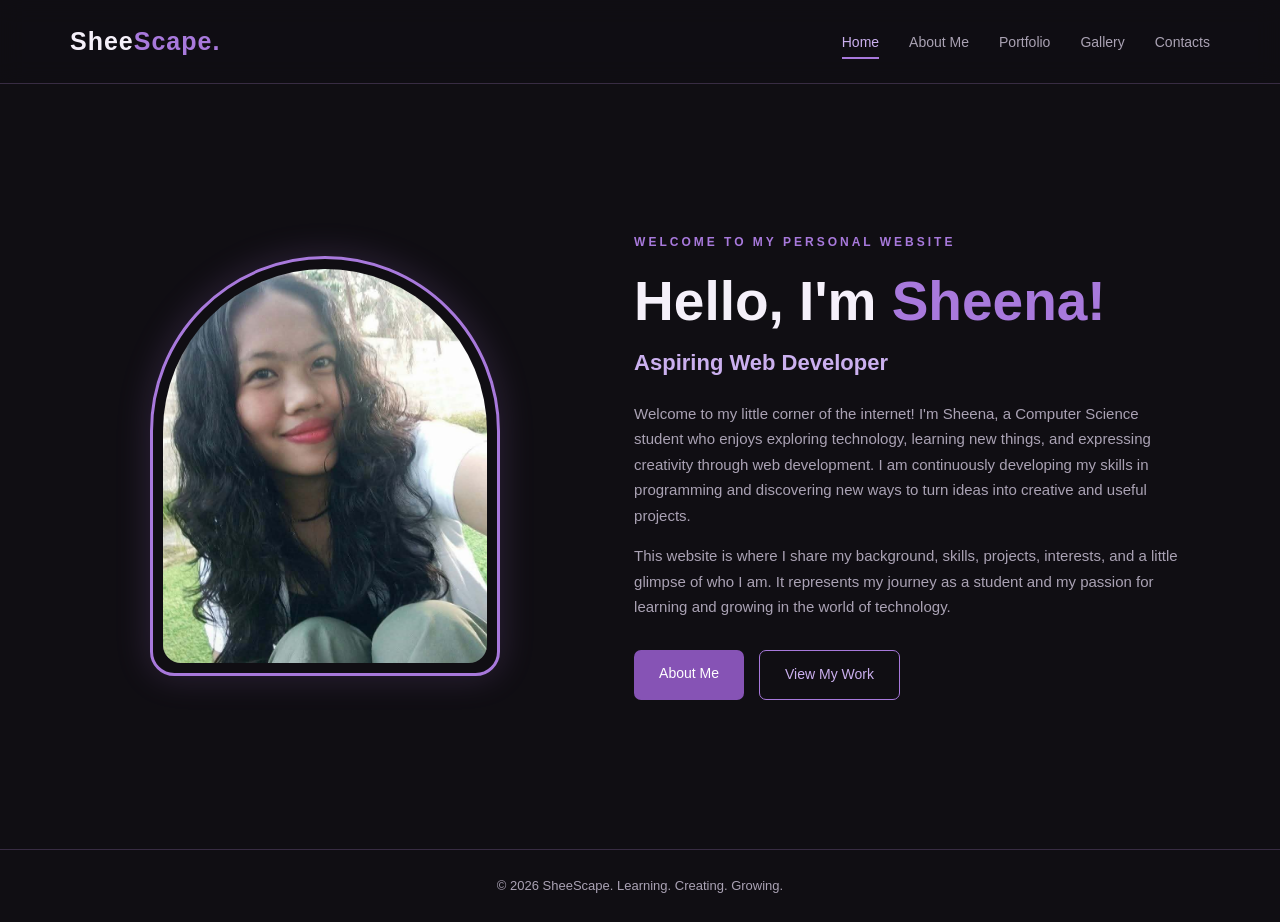
<file: index.html>
<!DOCTYPE html>
<html lang="en">
<head>
    <meta charset="UTF-8">
    <meta name="viewport" content="width=device-width, initial-scale=1.0">
    <title>SheeScape | Home</title>
    <link rel="stylesheet" href="style.css">
</head>

<body>

<header>
    <nav class="navbar">
        <a href="index.html" class="logo">Shee<span>Scape.</span></a>

        <ul class="nav-links">
            <li><a href="index.html" class="active">Home</a></li>
            <li><a href="about.html">About Me</a></li>
            <li><a href="portfolio.html">Portfolio</a></li>
            <li><a href="gallery.html">Gallery</a></li>
            <li><a href="contacts.html">Contacts</a></li>
        </ul>

        <div class="menu-toggle" onclick="toggleMenu()">☰</div>
    </nav>
</header>

<main class="home-container">

    <div class="home-image">
        <div class="image-frame">
            <img src="me.jpeg" alt="My Profile Picture">
        </div>
    </div>

    <div class="home-content">

        <p class="welcome">WELCOME TO MY PERSONAL WEBSITE</p>

        <h1>Hello, I'm <span>Sheena!</span></h1>

        <h2>Aspiring Web Developer</h2>

        <p class="home-description">
            Welcome to my little corner of the internet!
            I'm Sheena, a Computer Science student who enjoys exploring technology, learning new things, 
            and expressing creativity through web development. 
            I am continuously developing my skills in programming and 
            discovering new ways to turn ideas into creative and useful projects.
        </p>

        <p class="home-description">
            This website is where I share my background, skills, projects, interests, and 
            a little glimpse of who I am. It represents my journey as a student and 
            my passion for learning and growing in the world of technology.
        </p>

        <div class="home-buttons">
            <a href="about.html" class="btn primary-btn">About Me</a>
            <a href="portfolio.html" class="btn secondary-btn">View My Work</a>
        </div>

    </div>

</main>

<footer>
    <p>© 2026 SheeScape. Learning. Creating. Growing.</p>
</footer>

<script src="script.js"></script>
</body>
</html>
</file>
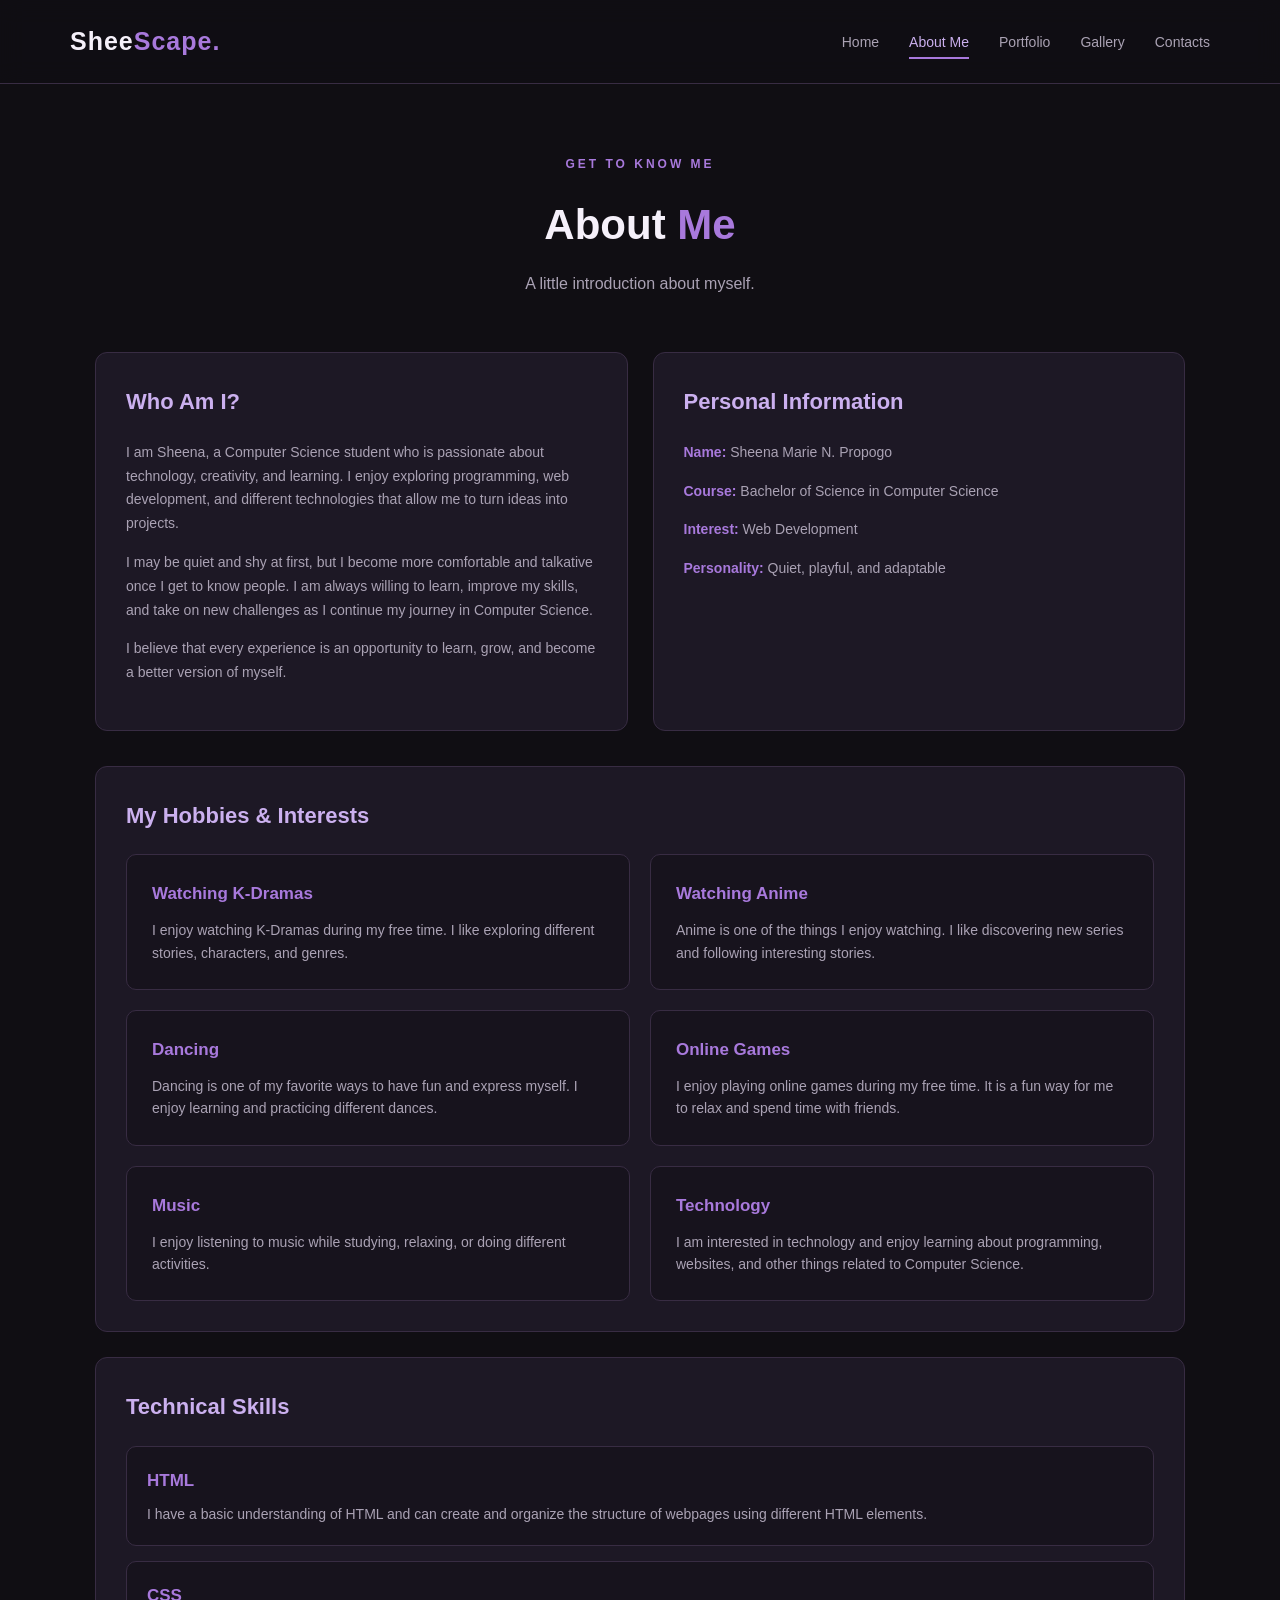
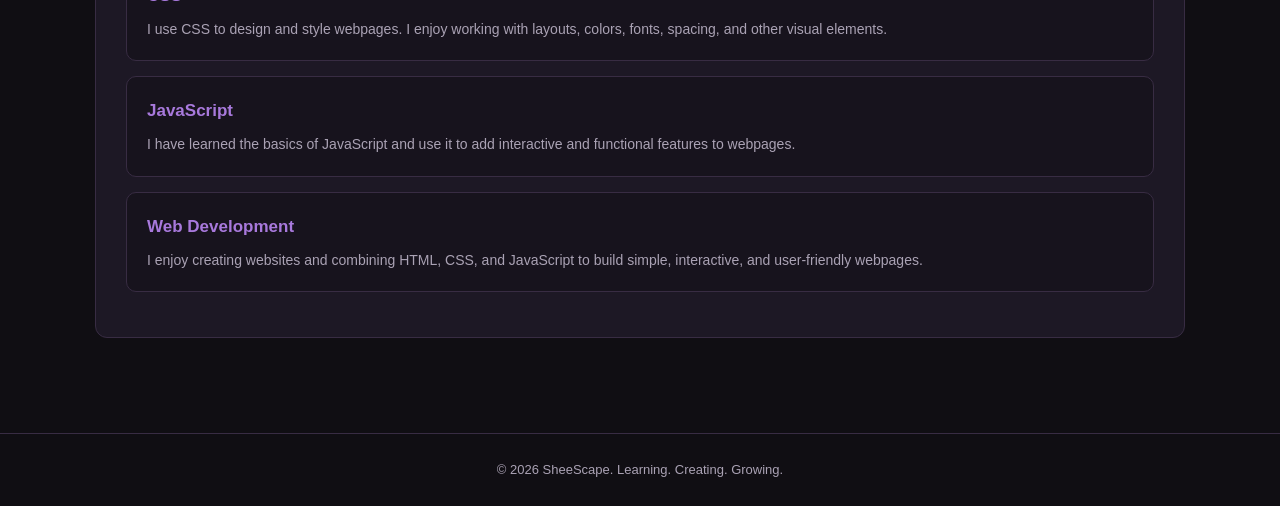
<file: about.html>
<!DOCTYPE html>
<html lang="en">
<head>
    <meta charset="UTF-8">
    <meta name="viewport" content="width=device-width, initial-scale=1.0">
    <title>SheeScape | About Me</title>
    <link rel="stylesheet" href="style.css">
</head>

<body>

<header>
    <nav class="navbar">
        <a href="index.html" class="logo">Shee<span>Scape.</span></a>

        <ul class="nav-links">
            <li><a href="index.html">Home</a></li>
            <li><a href="about.html" class="active">About Me</a></li>
            <li><a href="portfolio.html">Portfolio</a></li>
            <li><a href="gallery.html">Gallery</a></li>
            <li><a href="contacts.html">Contacts</a></li>
        </ul>

        <div class="menu-toggle" onclick="toggleMenu()">☰</div>
    </nav>
</header>

<section class="page-container">

    <div class="section-heading">
        <p class="welcome" font-size: 30px;>GET TO KNOW ME</p>
        <h1>About <span>Me</span></h1>
        <p>A little introduction about myself.</p>
    </div>

    <div class="about-content">

        <div class="about-card">
            <h2>Who Am I?</h2>

            <p>
                I am Sheena, a Computer Science student who is passionate about technology, creativity, and learning. 
                I enjoy exploring programming, web development, and different technologies that allow me to turn ideas into projects.
            </p>

            <p>
                I may be quiet and shy at first, but I become more comfortable and talkative once I get to know people.
                 I am always willing to learn, improve my skills, and take on new challenges as I continue my journey in Computer Science.
            </p>

            <p>
                I believe that every experience is an opportunity
                to learn, grow, and become a better version of myself.
            </p>
        </div>

        <div class="about-card">
            <h2>Personal Information</h2>

            <div class="info-list">
                <p><strong>Name:</strong> Sheena Marie N. Propogo</p>
                <p><strong>Course:</strong> Bachelor of Science in Computer Science</p>
                <p><strong>Interest:</strong> Web Development</p>
                <p><strong>Personality:</strong> Quiet, playful, and adaptable</p>
            </div>
        </div>

    </div>

<div class="about-card hobbies-section">

    <h2>My Hobbies & Interests</h2>

    <div class="hobby-grid">

        <div class="hobby-item">
            <h3>Watching K-Dramas</h3>
            <p>
                I enjoy watching K-Dramas during my free time.
                I like exploring different stories, characters,
                and genres.
            </p>
        </div>

        <div class="hobby-item">
            <h3>Watching Anime</h3>
            <p>
                Anime is one of the things I enjoy watching.
                I like discovering new series and following
                interesting stories.
            </p>
        </div>

        <div class="hobby-item">
            <h3>Dancing</h3>
            <p>
                Dancing is one of my favorite ways to have fun
                and express myself. I enjoy learning and
                practicing different dances.
            </p>
        </div>

        <div class="hobby-item">
            <h3>Online Games</h3>
            <p>
                I enjoy playing online games during my free time.
                It is a fun way for me to relax and spend time
                with friends.
            </p>
        </div>

        <div class="hobby-item">
            <h3>Music</h3>
            <p>
                I enjoy listening to music while studying,
                relaxing, or doing different activities.
            </p>
        </div>

        <div class="hobby-item">
            <h3>Technology</h3>
            <p>
                I am interested in technology and enjoy learning
                about programming, websites, and other things
                related to Computer Science.
            </p>
        </div>
        </div>
    </div>


<div class="about-card skills-section">

    <h2>Technical Skills</h2>

    <div class="skill-text">
        <h3>HTML</h3>
        <p>
            I have a basic understanding of HTML and can create
            and organize the structure of webpages using different
            HTML elements.
        </p>
    </div>

    <div class="skill-text">
        <h3>CSS</h3>
        <p>
            I use CSS to design and style webpages. I enjoy
            working with layouts, colors, fonts, spacing, and
            other visual elements.
        </p>
    </div>

    <div class="skill-text">
        <h3>JavaScript</h3>
        <p>
            I have learned the basics of JavaScript and use it
            to add interactive and functional features to webpages.
        </p>
    </div>

    <div class="skill-text">
        <h3>Web Development</h3>
        <p>
            I enjoy creating websites and combining HTML, CSS,
            and JavaScript to build simple, interactive, and
            user-friendly webpages.
        </p>
    </div>
</div>


</section>

<footer>
    <p>© 2026 SheeScape. Learning. Creating. Growing.</p>
</footer>

<script src="script.js"></script>
</body>
</html>
</file>
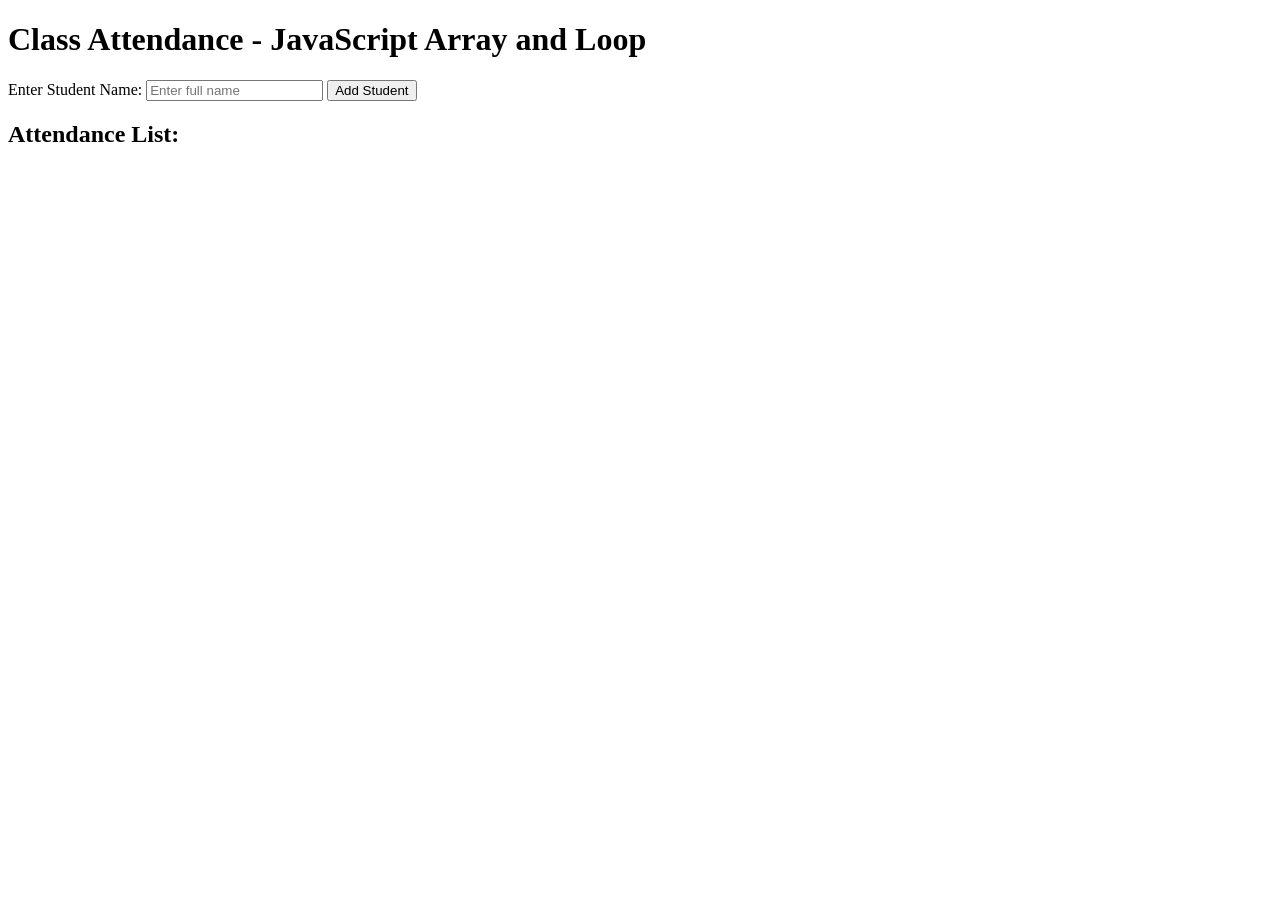
<file: attendance.html>
<!DOCTYPE html>
<html>
<head>
    <title>Class Attendance</title>
</head>

<body>

    <h1>Class Attendance - JavaScript Array and Loop</h1>

    <label>Enter Student Name:</label>
    <input type="text" id="studentName" placeholder="Enter full name">

    <button onclick="addStudent()">Add Student</button>

    <h2>Attendance List:</h2>

    <ol id="attendanceList"></ol>

    <script>

        let students = [];

        function addStudent() {

            let name = document.getElementById("studentName").value;

            if (name != "" && students.length < 10) {
                students.push(name);

                document.getElementById("studentName").value = "";

                displayStudents();
            }
        }

        function displayStudents() {

            let list = document.getElementById("attendanceList");

            list.innerHTML = "";

            for (let i = 0; i < 10 && i < students.length; i++) {

                let item = document.createElement("li");

                item.textContent = students[i];

                list.appendChild(item);
            }
        }

    </script>

</body>
</html>
</file>
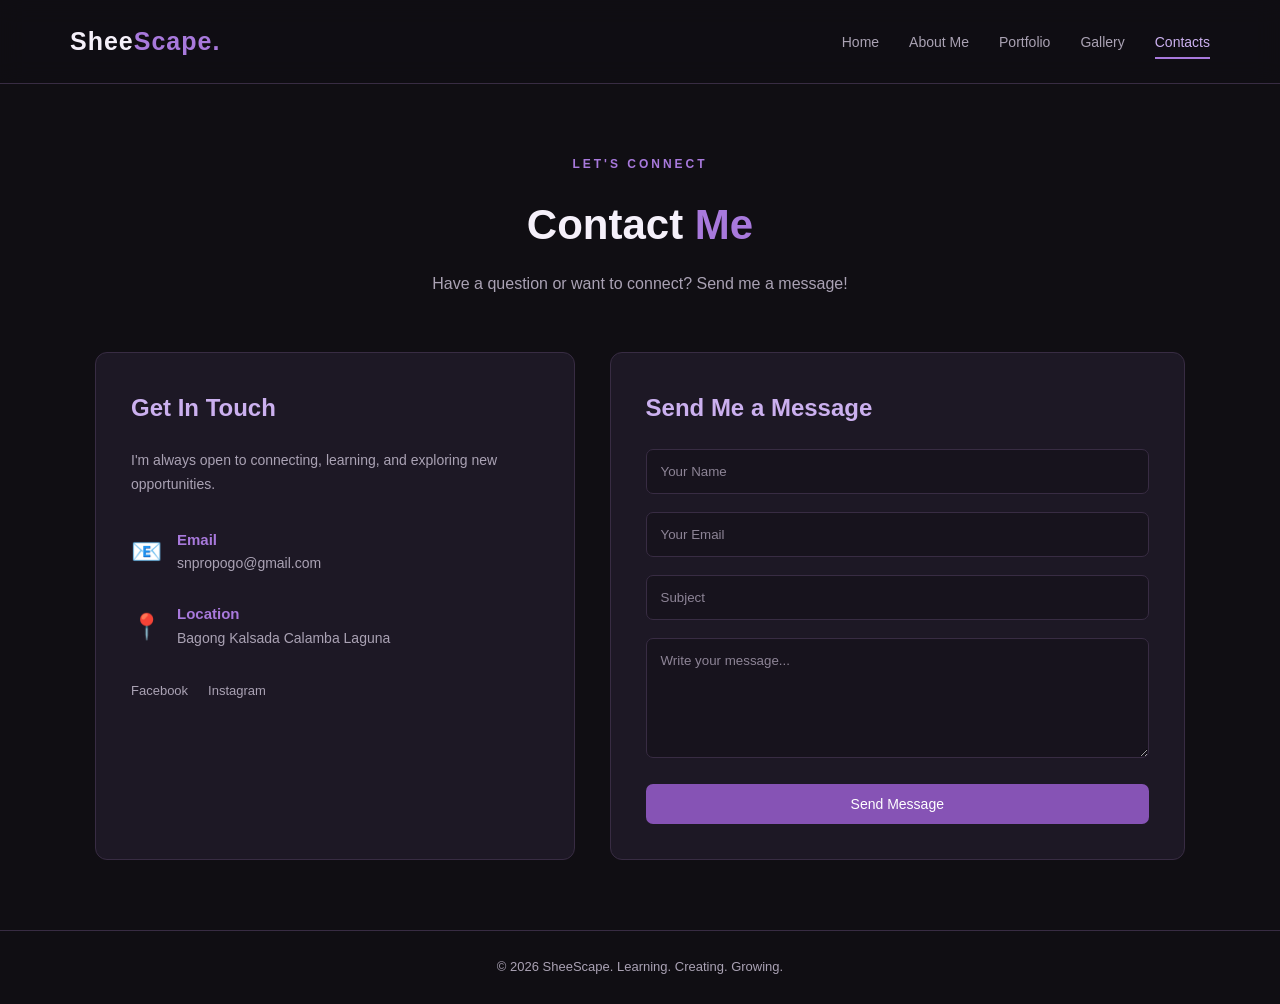
<file: contacts.html>
<!DOCTYPE html>
<html lang="en">
<head>
    <meta charset="UTF-8">
    <meta name="viewport" content="width=device-width, initial-scale=1.0">
    <title>SheeScape | Contacts</title>
    <link rel="stylesheet" href="style.css">
</head>

<body>

<header>
    <nav class="navbar">
        <a href="index.html" class="logo">Shee<span>Scape.</span></a>

        <ul class="nav-links">
            <li><a href="index.html">Home</a></li>
            <li><a href="about.html">About Me</a></li>
            <li><a href="portfolio.html">Portfolio</a></li>
            <li><a href="gallery.html">Gallery</a></li>
            <li><a href="contacts.html" class="active">Contacts</a></li>
        </ul>

        <div class="menu-toggle" onclick="toggleMenu()">☰</div>
    </nav>
</header>

<section class="page-container">

    <div class="section-heading">
        <p class="welcome">LET'S CONNECT</p>
        <h1>Contact <span>Me</span></h1>
        <p>Have a question or want to connect? Send me a message!</p>
    </div>

    <div class="contact-container">

        <div class="contact-info">

            <h2>Get In Touch</h2>

            <p>
                I'm always open to connecting, learning,
                and exploring new opportunities.
            </p>

            <div class="contact-detail">
                <span>📧</span>
                <div>
                    <h3>Email</h3>
                    <p>snpropogo@gmail.com</p>
                </div>
            </div>

            <div class="contact-detail">
                <span>📍</span>
                <div>
                    <h3>Location</h3>
                    <p>Bagong Kalsada Calamba Laguna</p>
                </div>
            </div>

            <div class="social-links">
            <a href="https://facebook.com/" target="_blank">Facebook</a>
            <a href="https://instagram.com/" target="_blank">Instagram</a>
            </div>

        </div>

        <form class="contact-form" id="contactForm">

    <h2>Send Me a Message</h2>

    <input type="text"
           id="name"
           placeholder="Your Name"
           required>

    <input type="email"
           id="email"
           placeholder="Your Email"
           required>

    <input type="text"
           id="subject"
           placeholder="Subject"
           required>

    <textarea id="message"
              placeholder="Write your message..."
              rows="6"
              required></textarea>

    <button type="submit" class="btn primary-btn">
        Send Message
    </button>

</form>
    </div>

</section>

<footer>
    <p>© 2026 SheeScape. Learning. Creating. Growing.</p>
</footer>

<script src="script.js"></script>
</body>
</html>
</file>
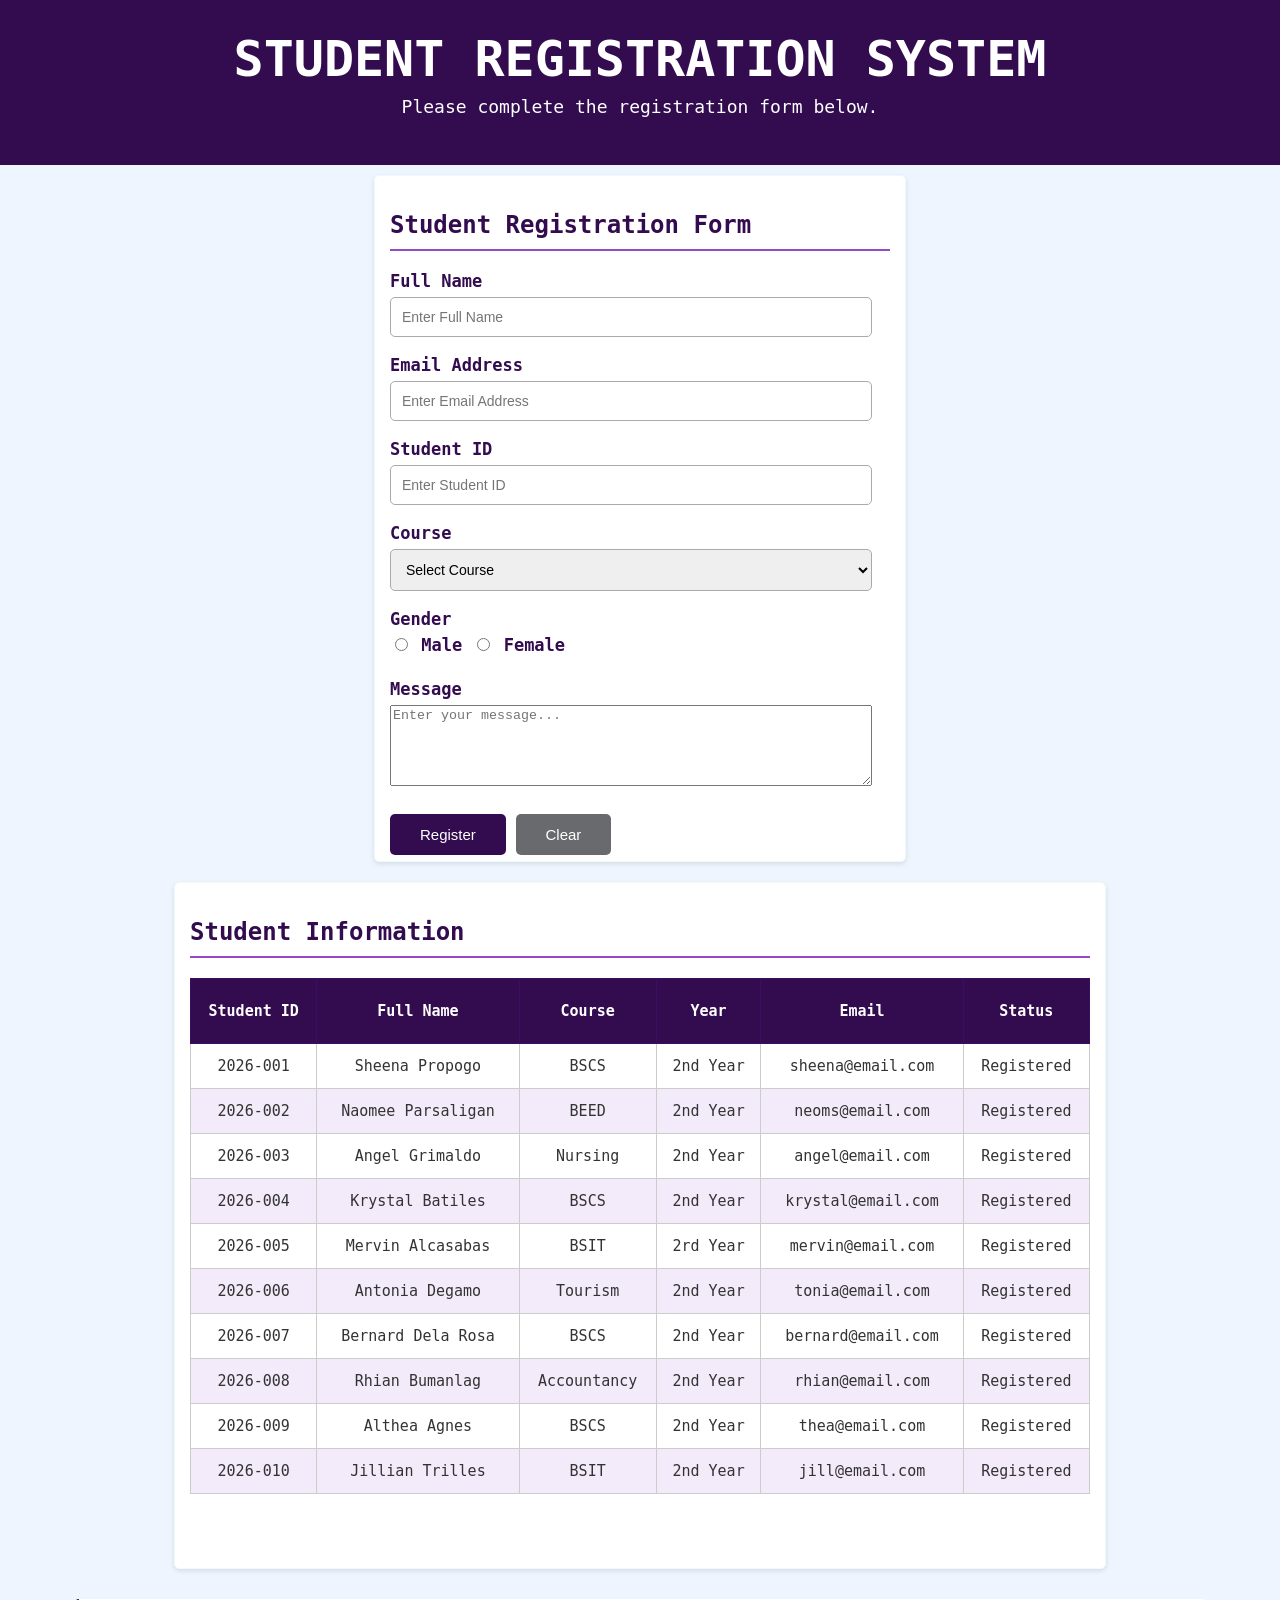
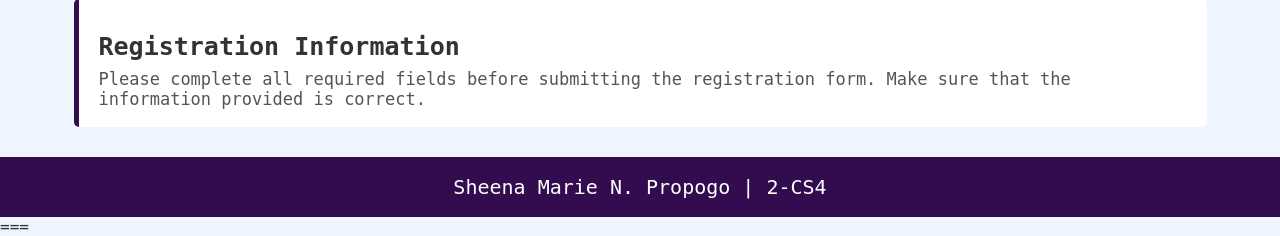
<file: FORMS.html>
<!DOCTYPE html>
<html>
<head>
    <title>Student Registration System</title>

    <style>
        /* General Page Styling */
        body {
            font-family: "Monospace", Courier;
            margin: 0;
            padding: 0;
            background-color: #eef5ff;
            color: #333;
        }

        /* Header */
        header {
            background-color: #330c4f;
            color: white;
            text-align: center;
            padding: 30px 20px;
        }

        header h1 {
            margin: 0;
            font-size: 50px;
        }

        header p {
            margin-top: 8px;
            font-size: 18px;
        }

        /* Main Container */
        .container {
           display: flex;
            flex-wrap: wrap;
            justify-content: space-around;
            
        }

        /* Section Styling */
        .section {
            background: #ffffff ;
            border: 1px solid #ECFBFC;
            border-radius: 5px;
            margin: 10px;
            padding: 15px;
            height: 655px;
            width: 500px;
            box-shadow: 0 2px 5px rgba(0, 0, 0, 0.1);
        }

        .section h2 {
            color: #330c4f;
            border-bottom: 2px solid #914bc3;
            padding-bottom: 10px;
        }

        .info_sec{
            background: #ffffff ;
            border: 1px solid #ECFBFC;
            border-radius: 5px;
            margin: 10px;
           height: 655px;
            padding: 15px;
            width: 900px;
            box-shadow: 0 2px 5px rgba(0, 0, 0, 0.1);
        }

        .info_sec h2 {
             color: #330c4f;
            border-bottom: 2px solid #914bc3;
            padding-bottom: 10px;
        }

        /* Form */
        form {
            display: grid;
            grid-template-columns: 1fr ;
            gap: 18px;
        }

        .form-group {
            display: flex;
            flex-direction: column;
        }


        label {
            font-weight: bold;
            font-size: 17px;
            margin-bottom: 6px;
            color: #330c4f;
        }

        input,
        select {
            padding: 11px;
            border: 1px solid #aaa;
            border-radius: 5px;
            font-size: 14px;
        }

        input:focus,
        select:focus {
            outline: none;
            border-color: #330c4f;
        }

        .button-container {
            grid-column: span 2;
            text-align: left;
            margin-top: 10px;
        }

        button {
            background-color: #330c4f;
            color: white;
            border: none;
            padding: 12px 30px;
            border-radius: 5px;
            cursor: pointer;
            font-size: 15px;
        }

        button:hover {
            background-color: #551a80;
        }
        .clear{
             background-color: #686a6d;
            color: white;
        }
        .clear:hover{
            background-color: #bdbdbd;
        }

        /* Table */
        table {
            width: 100%;
            border-collapse: collapse;
            margin-top: 15px;
        }

        caption {
            text-align: center;
            font-size: 30px;
            font-weight: bold;
            color: #330c4f;
            padding: 10px;
            
        }


        th {
            background-color: #330c4f;
            color: white;
            padding: 12px;
            border: 1px solid #3f0c64;
            height: 50px;
            font-size: 15px;
        }

        td {
            padding: 11px;
            text-align: center;
            border: 1px solid #ccc;
            height: 30px;
            font-size: 15px;
        }

        tbody tr:nth-child(even) {
            background-color: #f3eafa;
        }

        tbody tr:hover {
            background-color: #e5d5f2;
        }

        /* Footer */
        footer {
            background-color: #330c4f;
            color: white;
            text-align: center;
            padding: 18px;
            margin-top: 30px;
            font-size: 20px;
        }

        .registration-info {
            background-color: #ffffff;
            border-left: 5px solid #330c4f;
            border-radius: 5px;
            margin: 20px auto;
            padding: 18px 20px;
            width: 85%;
            text-align: left;
        }

        .registration-info caption {
            text-align: left;
            font-size: 20px;
            font-weight: bold;
            font-size: 25px;
            color: #333;
            padding: 0 0 8px 0;
        }

        .registration-info p {
            margin: 0;
            text-align: left;
            color: #555;
            font-size: 17px;
        }

        footer p {
            margin: 0;
        }

            table {
                font-size: 12px;
            }

            th,
            td {
                padding: 7px;
            }

    </style>
</head>

<body>

    <!-- Header -->
    <header>
        <h1>STUDENT REGISTRATION SYSTEM</h1>
        <p>Please complete the registration form below.</p>
    </header>

    <div class="container">

        <!-- Registration Form -->
        <section class="section">
            <h2>Student Registration Form</h2>

            <form>


                 <div class="form-group">
                    <label for="fullname">Full Name</label>
                    <input type="text" id="fullname"
                           placeholder="Enter Full Name" required>
                </div>
                <br>

                <div class="form-group">
                    <label for="email">Email Address</label>
                    <input type="email" id="email"
                           placeholder="Enter Email Address" required>
                </div>

                <br>
                <div class="form-group">
                    <label for="studentID">Student ID</label>
                    <input type="text" id="studentID"
                           placeholder="Enter Student ID" required>
                </div>
                <br>

                <div class="form-group">
                    <label for="course">Course</label>
                    <select id="course" required>
                        <option value="">Select Course</option>
                        <option value="BSIT">BS Information Technology</option>
                        <option value="BSCS">BS Computer Science</option>
                        <option value="BEED">Bachelor of Elementary Education</option>
                        <option value="BSA">BS Accountancy</option>
                        <option value="BSN">BS Nursing</option>
                        <option value="BSTM">BS Tourism Management</option>
                    </select>
                </div>
                <br>

                <div class="form-group">
                   
                <label for="gender">Gender</label>
                <label>  
                <input type="radio" name="male" 
                value="Gender:"> Male
                
                <input type="radio" name="female" 
                value="Gender:"> Female
                </label>

                </div>
                <br>

                <div class="form-group">
                    <label for="message">Message</label>
                    <textarea rows="5" cols="33" placeholder="Enter your message..."></textarea>
                    
                </div>

                <div class="button-container">
                    <button type="submit">Register </button>
                    <button  class= "clear" type="reset">Clear </button>
                </div>

            </form>
        </section>


        <!-- Student Information Table -->
        <section class="info_sec">

            <h2>Student Information</h2>

            <table>

                <thead>
                    <tr>
                        <th>Student ID</th>
                        <th>Full Name</th>
                        <th>Course</th>
                        <th>Year</th>
                        <th>Email</th>
                        <th>Status</th>
                    </tr>
                </thead>

                <tbody>

                    <tr>
                        <td>2026-001</td>
                        <td>Sheena Propogo</td>
                        <td>BSCS</td>
                        <td>2nd Year</td>
                        <td>sheena@email.com</td>
                        <td>Registered</td>
                    </tr>

                    <tr>
                        <td>2026-002</td>
                        <td>Naomee Parsaligan</td>
                        <td>BEED</td>
                        <td>2nd Year</td>
                        <td>neoms@email.com</td>
                        <td>Registered</td>
                    </tr>

                    <tr>
                        <td>2026-003</td>
                        <td>Angel Grimaldo</td>
                        <td>Nursing</td>
                        <td>2nd Year</td>
                        <td>angel@email.com</td>
                        <td>Registered</td>
                    </tr>

                    <tr>
                        <td>2026-004</td>
                        <td>Krystal Batiles</td>
                        <td>BSCS</td>
                        <td>2nd Year</td>
                        <td>krystal@email.com</td>
                        <td>Registered</td>
                    </tr>

                    <tr>
                        <td>2026-005</td>
                        <td>Mervin Alcasabas</td>
                        <td>BSIT</td>
                        <td>2rd Year</td>
                        <td>mervin@email.com</td>
                        <td>Registered</td>
                    </tr>

                    <tr>
                        <td>2026-006</td>
                        <td>Antonia Degamo</td>
                        <td>Tourism</td>
                        <td>2nd Year</td>
                        <td>tonia@email.com</td>
                        <td>Registered</td>
                    </tr>

                    <tr>
                        <td>2026-007</td>
                        <td>Bernard Dela Rosa</td>
                        <td>BSCS</td>
                        <td>2nd Year</td>
                        <td>bernard@email.com</td>
                        <td>Registered</td>
                    </tr>

                    <tr>
                        <td>2026-008</td>
                        <td>Rhian Bumanlag</td>
                        <td>Accountancy</td>
                         <td>2nd Year</td>
                        <td>rhian@email.com</td>
                        <td>Registered</td>
                    </tr>

                    <tr>
                        <td>2026-009</td>
                        <td>Althea Agnes</td>
                        <td>BSCS</td>
                        <td>2nd Year</td>
                        <td>thea@email.com</td>
                        <td>Registered</td>
                    </tr>

                    <tr>
                        <td>2026-010</td>
                        <td>Jillian Trilles</td>
                        <td>BSIT</td>
                        <td>2nd Year</td>
                        <td>jill@email.com</td>
                        <td>Registered</td>
                    </tr>

                </tbody>

            </table>

        </section>

    </div>

                <div class="registration-info">
                <table class="reg-info">
                    <caption>Registration Information</caption>
                </table>

                <p>
                    Please complete all required fields before submitting the registration form.
                    Make sure that the information provided is correct.
                </p>
            </div>


    <!-- Footer -->
    <footer>
        <p>Sheena Marie N. Propogo | 2-CS4</p>
    </footer>

</body>
</html>===
</file>
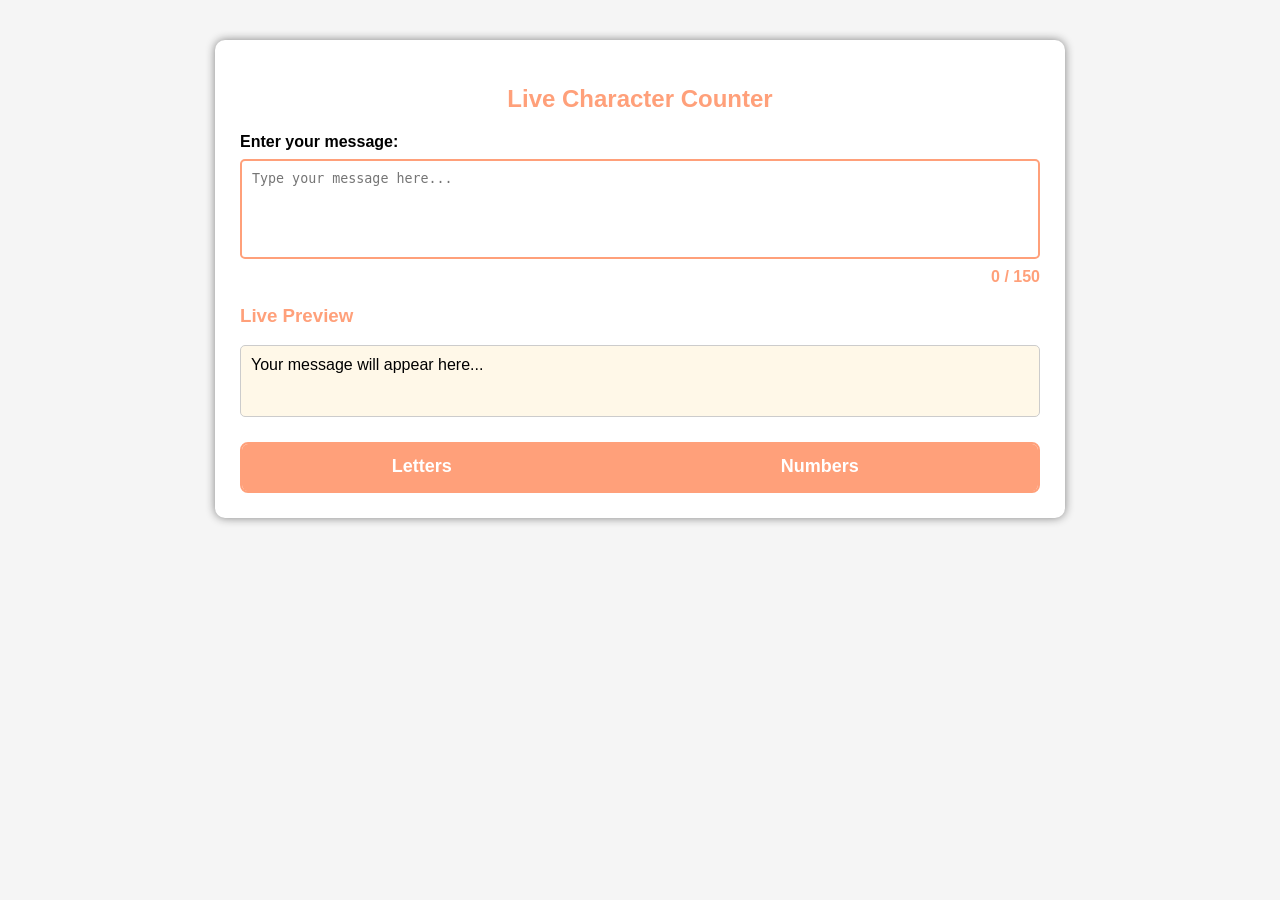
<file: live_preview.html>
<!DOCTYPE html>
<html>
<head>
    <title>Live Character Counter</title>

    <style>
        body {
            font-family: Arial, sans-serif;
            background-color: #f5f5f5;
            margin: 0;
            padding: 40px;
        }

        .container {
            width: 800px;
            margin: auto;
            background-color: white;
            padding: 25px;
            border-radius: 10px;
            box-shadow: 0 0 10px gray;
        }

        h2 {
            text-align: center;
            color: #FFA07A;
        }

        label {
            display: block;
            margin-bottom: 8px;
            font-weight: bold;
        }

        textarea {
            width: 100%;
            height: 100px;
            padding: 10px;
            box-sizing: border-box;
            border: 2px solid #FFA07A;
            border-radius: 5px;
            resize: none;
        }

        .counter {
            text-align: right;
            margin-top: 5px;
            color: #FFA07A;
            font-weight: bold;
        }

        h3 {
            color: #FFA07A;
        }

        #preview {
            min-height: 50px;
            padding: 10px;
            border: 1px solid #ccc;
            border-radius: 5px;
            background-color: #fff8e8;
            word-wrap: break-word;
        }

        /* TABLE CSS */
        table {
            width: 100%;
            border-collapse: separate;
            border-spacing: 0;
            margin-top: 25px;
            overflow: hidden;
            border: 2px solid #FFA07A;
            border-radius: 8px;
            background-color: white;
        }

        th {
            background-color: #FFA07A;
            color: white;
            padding: 12px;
            text-align: center;
            font-size: 18px;
            font-weight: bold;
            border-bottom: 2px solid #FFA07A;
        }

        td {
            padding: 3px;
            text-align: center;
            font-size: 14px;
            height: 25px;
            background-color: #f5dfc5;
            color: #3f2a1d;
            font-weight: bold;
            border-bottom: 1px solid #ffd1c2;
        }

        tbody tr:last-child td {
            border-bottom: none;
        }

        tbody tr:hover {
            background-color: #ffe4d9;
        }

        /* LETTER CELL */
        .letter-cell {
            display: flex;
            justify-content: center;
            gap: 55px;
            border-right: 1px solid #c98f55;
        }

        /* NUMBER CELL */
        .number-cell {
            text-align: center;
        }
    </style>
</head>

<body>

    <div class="container">

        <h2>Live Character Counter</h2>

        <label>Enter your message:</label>

        <textarea
            id="message"
            maxlength="150"
            placeholder="Type your message here..."></textarea>

        <div class="counter">
            <span id="count">0</span> / 150
        </div>

        <h3>Live Preview</h3>

        <div id="preview">
            Your message will appear here...
        </div>

        <table>
            <thead>
                <tr>
                    <th>Letters</th>
                    <th>Numbers</th>
                </tr>
            </thead>

            <tbody id="result">
            </tbody>
        </table>

    </div>

    <script>

        const message = document.getElementById("message");
        const count = document.getElementById("count");
        const preview = document.getElementById("preview");
        const result = document.getElementById("result");

        message.addEventListener("input", function() {

            let text = message.value;

            // Count total characters
            count.textContent = text.length;

            // Live Preview
            if (text.length === 0) {
                preview.textContent =
                    "Your message will appear here...";
            } else {
                preview.textContent = text;
            }

            // Objects for letters and numbers
            let uppercase = {};
            let lowercase = {};
            let numbers = {};

            // Set A-Z to 0
            for (let i = 65; i <= 90; i++) {

                let letter = String.fromCharCode(i);

                uppercase[letter] = 0;
            }

            // Set a-z to 0
            for (let i = 97; i <= 122; i++) {

                let letter = String.fromCharCode(i);

                lowercase[letter] = 0;
            }

            // Set 0-9 to 0
            for (let i = 0; i <= 9; i++) {

                numbers[i] = 0;
            }

            // Count each character
            for (let i = 0; i < text.length; i++) {

                let character = text[i];

                // Uppercase
                if (character >= "A" && character <= "Z") {

                    uppercase[character]++;
                }

                // Lowercase
                else if (character >= "a" && character <= "z") {

                    lowercase[character]++;
                }

                // Numbers
                else if (character >= "0" && character <= "9") {

                    numbers[character]++;
                }
            }

            // Clear previous table
            result.innerHTML = "";

            // Create 26 rows
            for (let i = 0; i < 26; i++) {

                let row = document.createElement("tr");

                // Get letters
                let upperLetter =
                    String.fromCharCode(65 + i);

                let lowerLetter =
                    String.fromCharCode(97 + i);

                // Create Letters cell
                let letterCell =
                    document.createElement("td");

                letterCell.className = "letter-cell";

                // Uppercase
                let upperDiv =
                    document.createElement("div");

                upperDiv.textContent =
                    upperLetter + " = " +
                    uppercase[upperLetter];

                // Lowercase
                let lowerDiv =
                    document.createElement("div");

                lowerDiv.textContent =
                    lowerLetter + " = " +
                    lowercase[lowerLetter];

                // Add uppercase and lowercase
                letterCell.appendChild(upperDiv);
                letterCell.appendChild(lowerDiv);

                // Create Numbers cell
                let numberCell =
                    document.createElement("td");

                numberCell.className = "number-cell";

                if (i <= 9) {

                    numberCell.textContent =
                        i + " = " + numbers[i];

                } else {

                    numberCell.textContent = "";
                }

                // Add cells to row
                row.appendChild(letterCell);
                row.appendChild(numberCell);

                // Add row to table
                result.appendChild(row);
            }

        });

    </script>

</body>
</html>
</file>
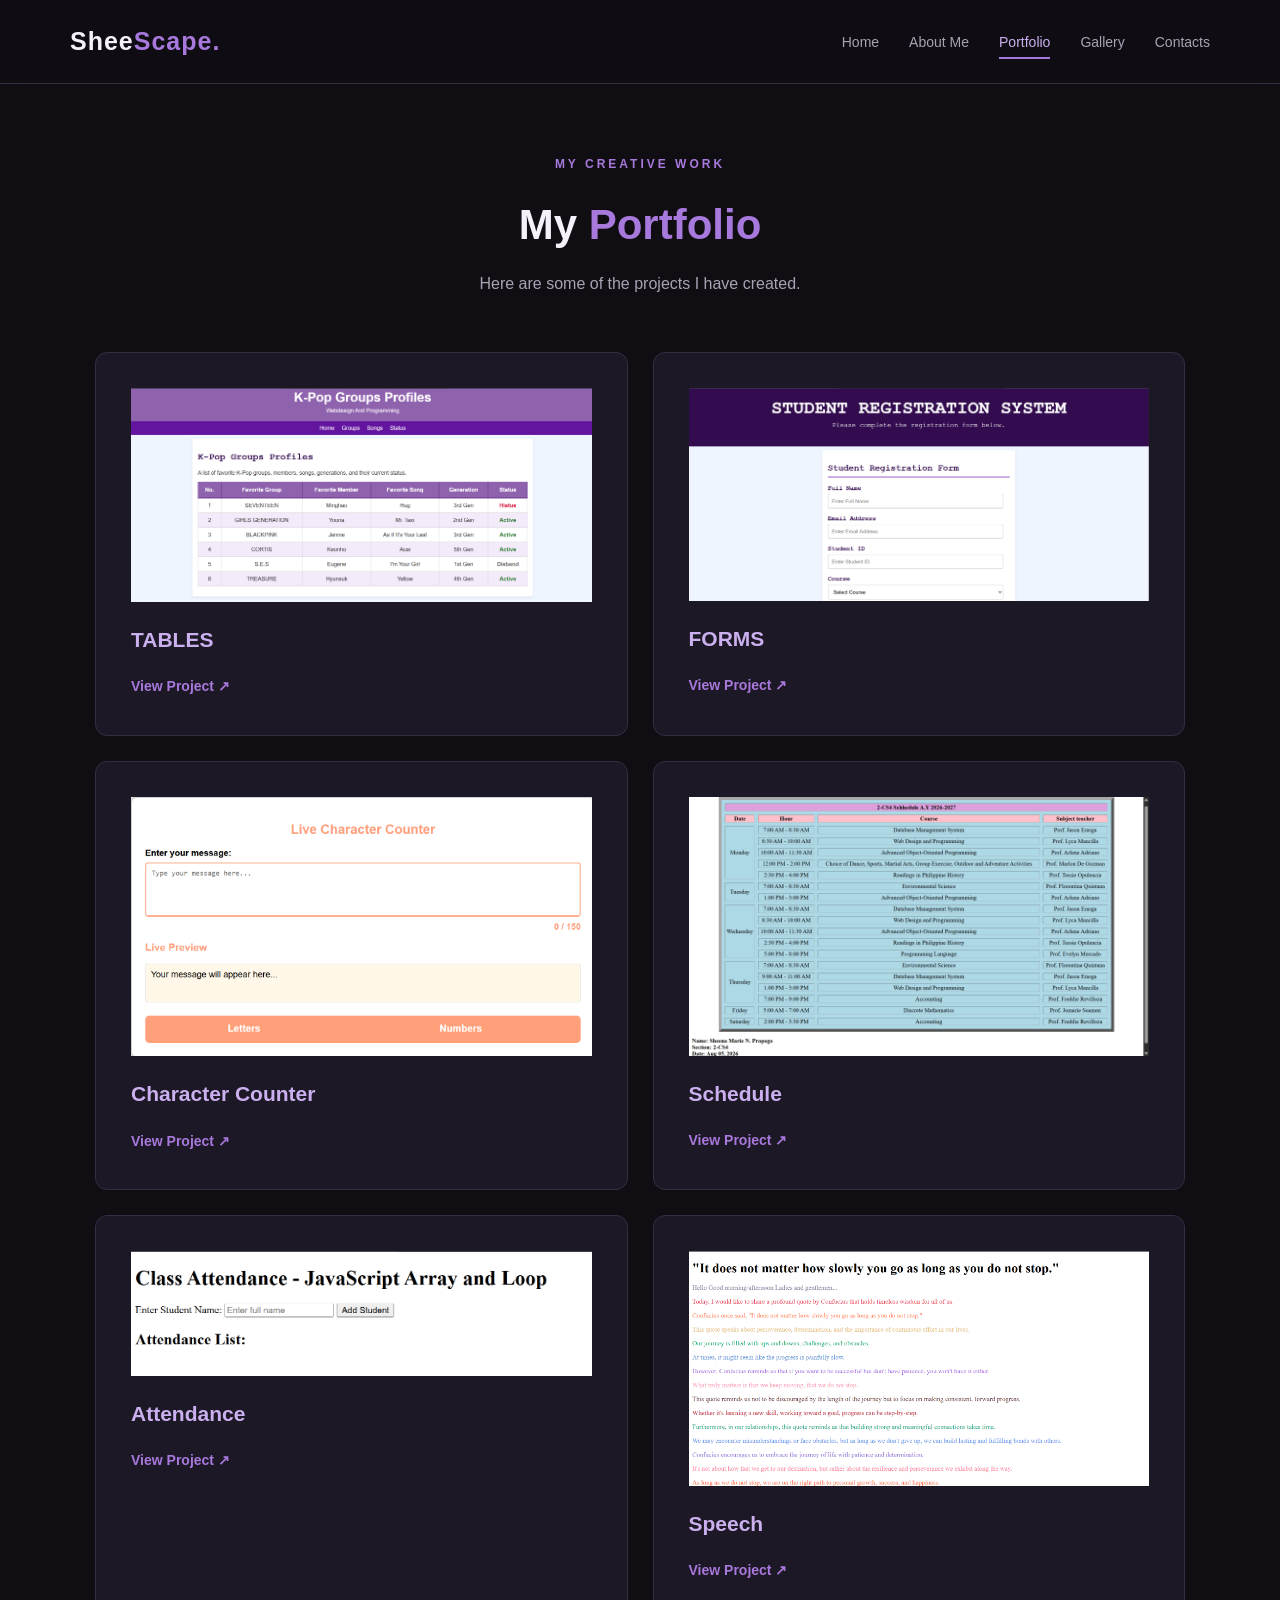
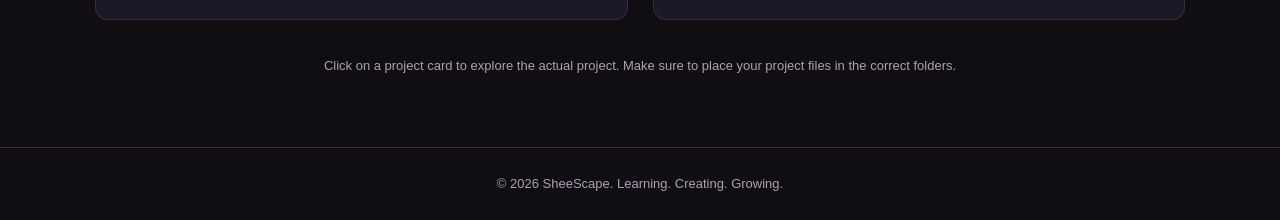
<file: portfolio.html>
<!DOCTYPE html>
<html lang="en">
<head>
    <meta charset="UTF-8">
    <meta name="viewport" content="width=device-width, initial-scale=1.0">
    <title>SheeScape | Portfolio</title>
    <link rel="stylesheet" href="style.css">
</head>

<body>

<header>
    <nav class="navbar">
        <a href="index.html" class="logo">Shee<span>Scape.</span></a>

        <ul class="nav-links">
            <li><a href="index.html">Home</a></li>
            <li><a href="about.html">About Me</a></li>
            <li><a href="portfolio.html" class="active">Portfolio</a></li>
            <li><a href="gallery.html">Gallery</a></li>
            <li><a href="contacts.html">Contacts</a></li>
        </ul>

        <div class="menu-toggle" onclick="toggleMenu()">☰</div>
    </nav>
</header>

<section class="page-container">

    <div class="section-heading">
        <p class="welcome">MY CREATIVE WORK</p>
        <h1>My <span>Portfolio</span></h1>
        <p>Here are some of the projects I have created.</p>
    </div>

    <div class="project-grid">

        <a href="works/TABLES.html" class="project-card">
            <div class="project-icon"><img src="table.png"></div>
            <h2>TABLES</h2>
            <span class="project-link">View Project ↗</span>
        </a>

        <a href="works/FORMS.html" class="project-card">
            <div class="project-icon"><img src="form.png"></div>
            <h2>FORMS</h2>
            <span class="project-link">View Project ↗</span>
        </a>

        <a href="works/live_preview.html" class="project-card">
            <div class="project-icon"><img src="counter.png"></div>
            <h2>Character Counter</h2>
            <span class="project-link">View Project ↗</span>
        </a>

        <a href="works/Schedule.html" class="project-card">
            <div class="project-icon"><img src="sched.png"></div>
            <h2>Schedule</h2>
            <span class="project-link">View Project ↗</span>
        </a>

        <a href="works/attendance.html" class="project-card">
            <div class="project-icon"><img src="attendace.png"></div>
            <h2>Attendance</h2>
            <span class="project-link">View Project ↗</span>
        </a>

        
        <a href="works/SPEECH.html" class="project-card">
            <div class="project-icon"><img src="speech.png"></div>
            <h2>Speech</h2>
            <span class="project-link">View Project ↗</span>
        </a>



    </div>

    <p class="portfolio-note">
        Click on a project card to explore the actual project.
        Make sure to place your project files in the correct folders.
    </p>

</section>

<footer>
    <p>© 2026 SheeScape. Learning. Creating. Growing.</p>
</footer>

<script src="script.js"></script>
</body>
</html>
</file>
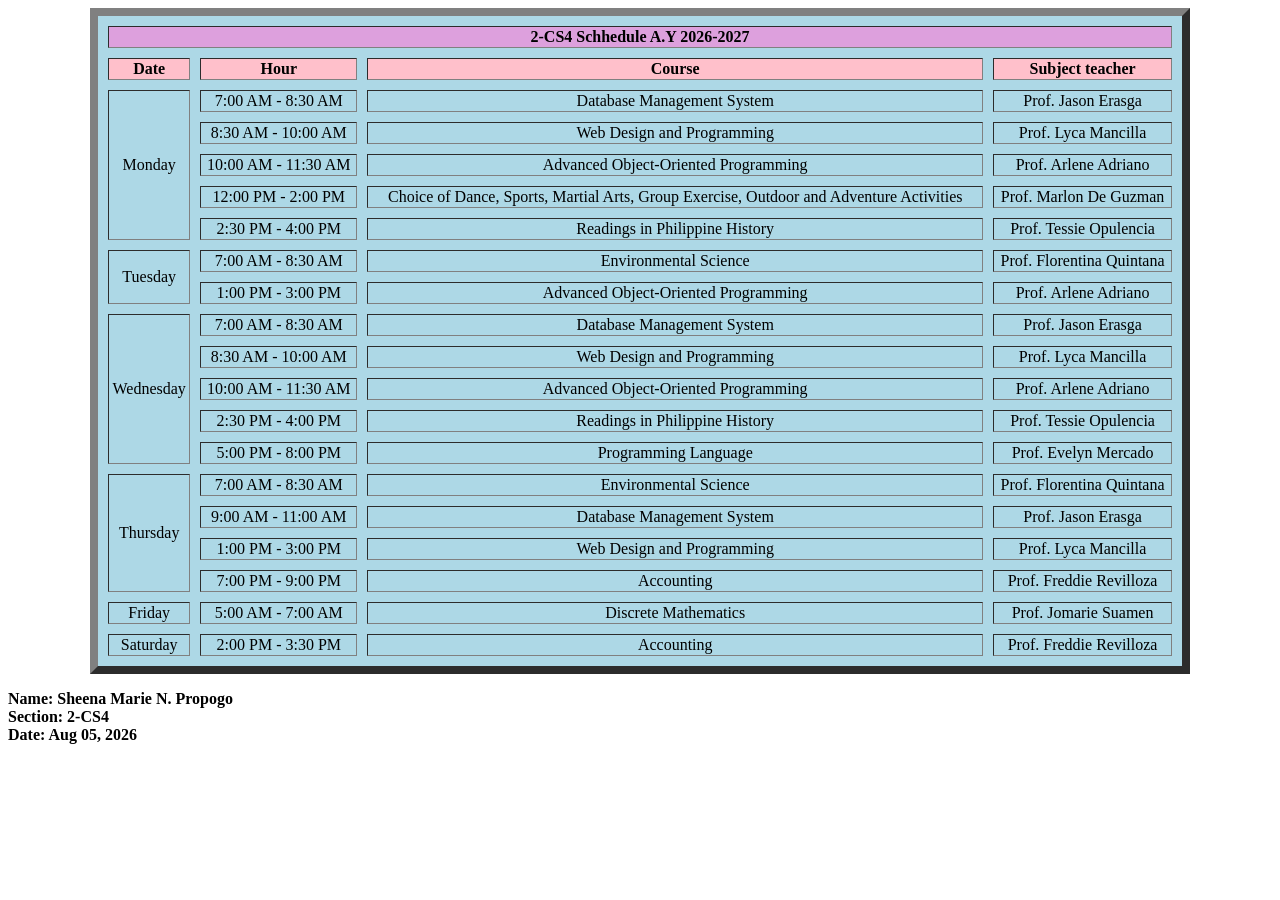
<file: Schedule.html>
<!DOCTYPE html>
<html>
<body>
<table border="8"
       height="300"
       width="1100"
       align="center"
       cellspacing="10"
       bgcolor="lightblue">
    <tr>
        <th colspan="4"
            bgcolor="#DDA0DD"
            align="center">
        2-CS4 Schhedule A.Y 2026-2027
    </th>
    </tr>

    <tr bgcolor="pink">
    <th>Date </th>
    <th>Hour </th>
    <th>Course </th>
    <th>Subject teacher </th>
    </tr>

    <tr align="center">
    <td rowspan="5">Monday </td>
    <td>7:00 AM - 8:30 AM</td>
    <td>Database Management System</td>
    <td> Prof. Jason Erasga</td>
    </tr>
    <tr align="center">
    <td>8:30 AM - 10:00 AM</td>
    <td>Web Design and Programming</td>
    <td> Prof. Lyca Mancilla</td>
    </tr>
    <tr align="center">
    <td>10:00 AM - 11:30 AM</td>
    <td>Advanced Object-Oriented Programming</td>
    <td>Prof. Arlene Adriano</td>
    </tr>
    <tr align="center">
    <td>12:00 PM - 2:00 PM</td>
    <td>Choice of Dance, Sports, Martial Arts, Group Exercise, Outdoor and Adventure Activities</td>
    <td>Prof. Marlon De Guzman</td>
    </tr>
    <tr align="center">
    <td>2:30 PM - 4:00 PM</td>
    <td>Readings in Philippine History</td>
    <td>Prof. Tessie Opulencia</td>
    </tr>

    <tr align="center">
    <td rowspan="2">Tuesday </td>
    <td>7:00 AM - 8:30 AM</td>
    <td>Environmental Science</td>
    <td> Prof. Florentina Quintana</td>
    </tr>
    <tr align="center">
    <td>1:00 PM - 3:00 PM</td>
    <td>Advanced Object-Oriented Programming</td>
    <td>Prof. Arlene Adriano</td>
    </tr>

    <tr align="center">
    <td rowspan="5">Wednesday </td>
    <td>7:00 AM - 8:30 AM</td>
    <td>Database Management System</td>
    <td> Prof. Jason Erasga</td>
    </tr>
    <tr align="center">
    <td>8:30 AM - 10:00 AM</td>
    <td>Web Design and Programming</td>
    <td> Prof. Lyca Mancilla</td>
    </tr>
    <tr align="center">
    <td>10:00 AM - 11:30 AM</td>
    <td>Advanced Object-Oriented Programming</td>
    <td>Prof. Arlene Adriano</td>
    </tr>
    <tr align="center">
    <td>2:30 PM - 4:00 PM</td>
    <td>Readings in Philippine History</td>
    <td>Prof. Tessie Opulencia</td>
    </tr>
     <tr align="center">
    <td>5:00 PM - 8:00 PM</td>
    <td>Programming Language</td>
    <td>Prof. Evelyn Mercado</td>
    </tr>



    <tr align="center">
    <td rowspan="4">Thursday </td>
    <td>7:00 AM - 8:30 AM</td>
    <td>Environmental Science</td>
    <td> Prof. Florentina Quintana</td>
    </tr>
    <tr align="center">
    <td>9:00 AM - 11:00 AM</td>
    <td>Database Management System</td>
    <td> Prof. Jason Erasga</td>
    </tr>
    <tr align="center">
    <td>1:00 PM - 3:00 PM</td>
    <td>Web Design and Programming</td>
    <td> Prof. Lyca Mancilla</td>
    </tr>
     <tr align="center">
    <td>7:00 PM - 9:00 PM</td>
    <td>Accounting</td>
    <td>Prof. Freddie Revilloza</td>
    </tr>

    <tr align="center">
    <td>Friday</td>
    <td>5:00 AM - 7:00 AM</td>
    <td>Discrete Mathematics</td>
    <td>Prof. Jomarie Suamen</td>
    </tr>

     <tr align="center">
    <td>Saturday</td>
    <td>2:00 PM - 3:30 PM</td>
    <td>Accounting</td>
    <td>Prof. Freddie Revilloza</td>
    </tr>
</table>

    <p><b>Name: Sheena Marie N. Propogo<br>
        Section: 2-CS4<br>
        Date: Aug 05, 2026 
    </b></p>   
</body>
</html>
</file>
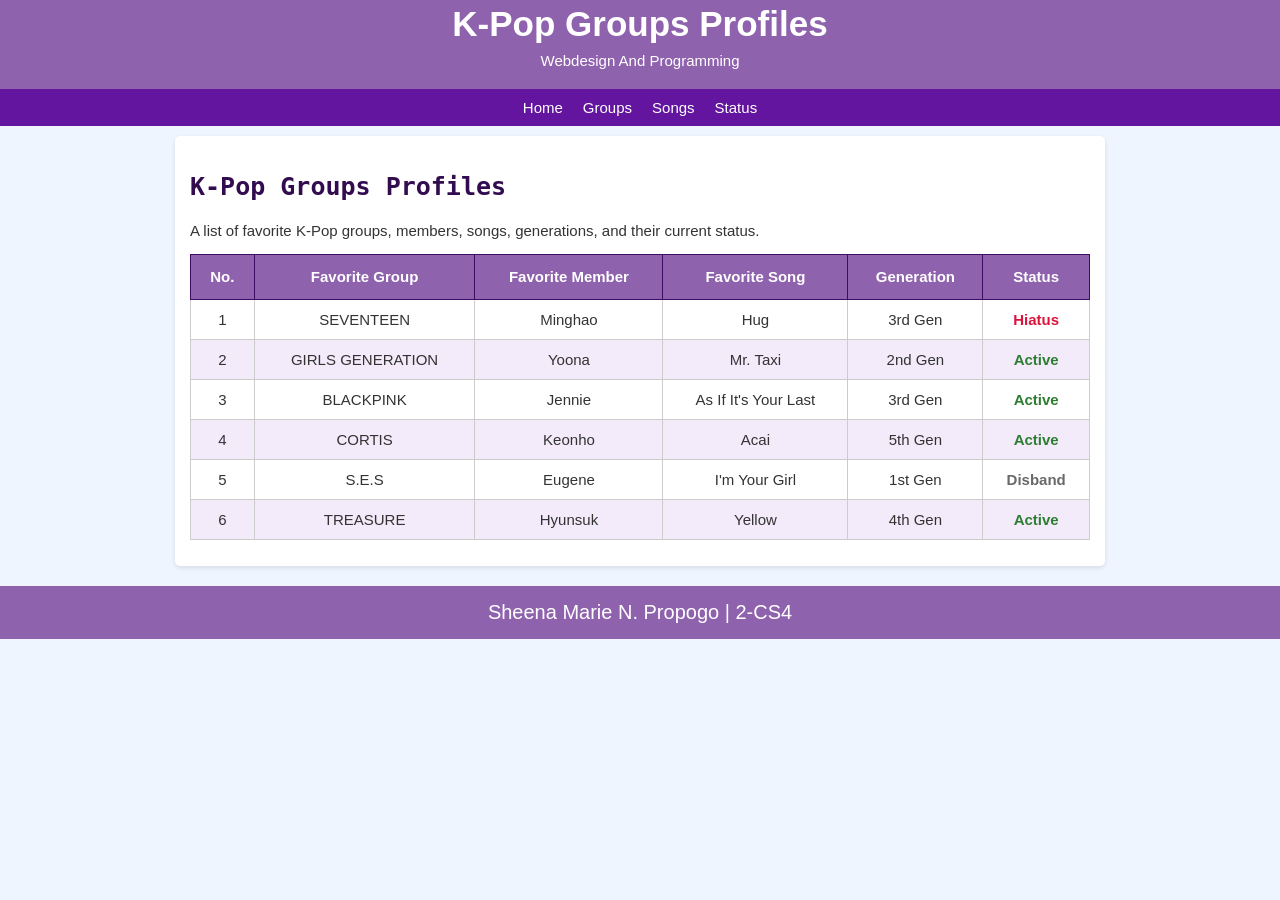
<file: TABLES.html>
<!DOCTYPE html>
<html>
<head>
    <title>K-Pop Groups Profiles</title>

    <style>
        /* General Page Styling */
        body {
           font-family: Arial, sans-serif;
            margin: 0;
            padding: 0;
            background-color: #eef5ff;
            color: #333;
        }

        /* Header */
        header {
            background-color: #8f62ae;
            color: white;
            text-align: center;
            padding: 4px 0 0 0;
        }

        header h1 {
            margin: 0;
            font-size: 35px;
        }

        header p {
            margin-top: 8px;
            font-size: 15px;
        }


        /* Main Container */
        .container {
           display: flex;
            flex-wrap: wrap;
            justify-content: space-around;
            
        }

        /* Info Styling */

        .info_sec{
            background: #ffffff ;
            border-radius: 5px;
            margin: 10px;
           height: 400px;
            padding: 15px;
            width: 900px;
            box-shadow: 0 2px 5px rgba(0, 0, 0, 0.1);
        }

        .info_sec h2 {
             color: #330c4f;
             font-size: 25px;
             font-family: "Monospace", Courier;

        }
        .info_sec p {
             font-size: 15px;
        }

        /* Table */
        table {
            width: 100%;
            border-collapse: collapse;
            margin-top: 15px;
        }


        th {
            background-color: #8f62ae;
            color: white;
            padding: 12px;
            border: 1px solid #3f0c64;
            height: 20px;
            font-size: 15px;
        }

        td {
            padding: 11px;
            text-align: center;
            border: 1px solid #ccc;
            height: 10px;
            font-size: 15px;
        }

        tbody tr:nth-child(even) {
            background-color: #f3eafa;
        }

        tbody tr:hover {
            background-color: #e5d5f2;
        }

        .Hiatus {
            color: #DC143C;
            font-weight: bold;
        }

        .active {
            color: #2e7d32;
            font-weight: bold;
        }
        .disband{
            color: #696969;
            font-weight: bold;
        }

        /* Footer */
        footer {
            background-color: #8f62ae;
            color: white;
            text-align: center;
            padding: 15px;
            margin-top: 10px;
            font-size: 20px;
        }


        footer p {
            margin: 0;
        }

       ul { 
            list-style-type: none;
            margin: 20px 0 0 0;
            padding: 0;
            background-color: #6415a0;
            display: flex;
            justify-content: center;
            align-items: center;
            width: 100%;
            box-sizing: border-box;
        } 

        li a { 
            display: block;
            color: white;
            text-align: center;
            padding: 10px ;
            gap:18px;
            text-decoration: none;
            font-size: 15px;
        } 

        li a:hover { 
            background-color: #3c105b; 
        }

    </style>
</head>

<body>

    <!-- Header -->
    <header>
        <h1>K-Pop Groups Profiles</h1>
        <p>Webdesign And Programming</p>
    
        <ul>
        <li><a href="#home">Home</a></li>
        <li><a href="#groups">Groups</a></li>
        <li><a href="#songs">Songs</a></li>
        <li><a href="#status">Status</a></li>
        </ul>
    </header>

    <div class="container">

        <!-- Student Information Table -->
        <section class="info_sec">

            <h2>K-Pop Groups Profiles</h2>
             <p>A list of favorite K-Pop groups, members, songs, generations, and their current status.</p>

           <table>

            <thead>
                <tr>
                    <th>No.</th>
                    <th>Favorite Group</th>
                    <th>Favorite Member</th>
                    <th>Favorite Song</th>
                    <th>Generation</th>
                    <th>Status</th>
                </tr>
            </thead>

            <tbody>

                <tr>
                    <td>1</td>
                    <td>SEVENTEEN</td>
                    <td>Minghao</td>
                    <td>Hug</td>
                    <td>3rd Gen</td>
                    <td class="Hiatus">Hiatus</td>
                </tr>

                <tr>
                    <td>2</td>
                    <td>GIRLS GENERATION</td>
                    <td>Yoona</td>
                    <td>Mr. Taxi</td>
                    <td>2nd Gen</td>
                    <td class="active">Active</td>
                </tr>

                <tr>
                    <td>3</td>
                    <td>BLACKPINK</td>
                    <td>Jennie</td>
                    <td>As If It's Your Last</td>
                    <td>3rd Gen</td>
                    <td class="active">Active</td>
                </tr>

                <tr>
                    <td>4</td>
                    <td>CORTIS</td>
                    <td>Keonho</td>
                    <td>Acai</td>
                    <td>5th Gen</td>
                    <td class="active">Active</td>
                </tr>

                <tr>
                    <td>5</td>
                    <td>S.E.S</td>
                    <td>Eugene</td>
                    <td>I'm Your Girl</td>
                    <td>1st Gen</td>
                    <td class="disband">Disband</td>
                </tr>

                <tr>
                    <td>6</td>
                    <td>TREASURE</td>
                    <td>Hyunsuk</td>
                    <td>Yellow</td>
                    <td>4th Gen</td>
                    <td class="active">Active</td>
                </tr>

            </tbody>


            </table>

        </section>

    </div>


    <!-- Footer -->
    <footer>
        <p>Sheena Marie N. Propogo | 2-CS4</p>
    </footer>

</body>
</html>
</file>
<file: style.css>
/* GENERAL */

* {
    margin: 0;
    padding: 0;
    box-sizing: border-box;
    scroll-behavior: smooth;
}

:root {
    --background: #100e13;
    --background2: #17131d;
    --card: #1d1825;
    --purple: #a879dc;
    --purple2: #8653b5;
    --lavender: #cbb0ef;
    --white: #f5f0fa;
    --gray: #aaa2b4;
    --border: #382c43;
}

body {
    font-family: Arial, sans-serif;
    background: var(--background);
    color: var(--white);
    line-height: 1.7;
    min-height: 100vh;
}

a {
    text-decoration: none;
    color: inherit;
}

img {
    max-width: 100%;
    display: block;
}

/* NAVIGATION */

header {
    width: 100%;
    background: rgba(16, 14, 19, 0.95);
    border-bottom: 1px solid var(--border);
    position: sticky;
    top: 0;
    z-index: 100;
    backdrop-filter: blur(12px);
}

.navbar {
    max-width: 1200px;
    margin: auto;
    padding: 20px 30px;
    display: flex;
    justify-content: space-between;
    align-items: center;
}

.logo {
    font-size: 25px;
    font-weight: bold;
    letter-spacing: 1px;
}

.logo span {
    color: var(--purple);
}

.nav-links {
    display: flex;
    gap: 30px;
    list-style: none;
}

.nav-links a {
    color: var(--gray);
    font-size: 14px;
    transition: 0.3s;
}

.nav-links a:hover,
.nav-links a.active {
    color: var(--lavender);
}

.nav-links a.active {
    border-bottom: 2px solid var(--purple);
    padding-bottom: 7px;
}

.menu-toggle {
    display: none;
    font-size: 27px;
    cursor: pointer;
    color: var(--purple);
}

/* HOME PAGE */

.home-container {
    max-width: 1150px;
    min-height: 85vh;
    margin: auto;
    padding: 70px 30px;
    display: flex;
    align-items: center;
    justify-content: center;
    gap: 80px;
}

.home-image {
    flex: 1;
    display: flex;
    justify-content: center;
}

.image-frame {
    width: 350px;
    height: 420px;
    border: 3px solid var(--purple);
    border-radius: 180px 180px 25px 25px;
    padding: 10px;
    box-shadow: 0 0 35px rgba(168, 121, 220, 0.2);
    overflow: hidden;
}

.image-frame img {
    width: 100%;
    height: 100%;
    object-fit: cover;
    border-radius: 180px 180px 20px 20px;
}

.home-content {
    flex: 1.2;
}

.welcome {
    color: var(--purple);
    letter-spacing: 3px;
    font-size: 12px;
    font-weight: bold;
    margin-bottom: 15px;
}

.home-content h1 {
    font-size: 55px;
    line-height: 1.2;
    margin-bottom: 10px;
}

.home-content h1 span,
.section-heading h1 span {
    color: var(--purple);
}

.home-content h2 {
    color: var(--lavender);
    font-size: 22px;
    margin-bottom: 20px;
}

.home-description {
    color: var(--gray);
    margin-bottom: 15px;
    font-size: 15px;
}

.home-buttons {
    display: flex;
    gap: 15px;
    margin-top: 30px;
    flex-wrap: wrap;
}

.btn {
    display: inline-block;
    padding: 12px 25px;
    border-radius: 7px;
    font-size: 14px;
    cursor: pointer;
    border: none;
    transition: 0.3s;
}

.primary-btn {
    background: var(--purple2);
    color: white;
}

.primary-btn:hover {
    background: var(--purple);
    transform: translateY(-3px);
}

.secondary-btn {
    border: 1px solid var(--purple);
    color: var(--lavender);
}

.secondary-btn:hover {
    background: var(--purple);
    color: white;
    transform: translateY(-3px);
}

/* GENERAL PAGE CONTAINER */

.page-container {
    max-width: 1150px;
    min-height: 85vh;
    margin: auto;
    padding: 70px 30px;
}

.section-heading {
    text-align: center;
    margin-bottom: 55px;
}

.section-heading h1 {
    font-size: 42px;
    margin-bottom: 10px;
}

.section-heading p:last-child {
    color: var(--gray);
}

/* ABOUT PAGE */

.about-content {
    display: grid;
    grid-template-columns: 1fr 1fr;
    gap: 25px;
}

.about-card {
    background: var(--card);
    border: 1px solid var(--border);
    padding: 30px;
    border-radius: 12px;
    margin-bottom: 25px;
    transition: 0.3s;
}

.about-card:hover {
    border-color: var(--purple);
    transform: translateY(-3px);
}
.about-card h2 {
    color: var(--lavender);
    margin-bottom: 20px;
    font-size: 22px;
}

.about-card p {
    color: var(--gray);
    margin-bottom: 15px;
    font-size: 14px;
}

.info-list strong {
    color: var(--purple);
}

.hobbies-section,
.skills-section {
    margin-top: 10px;
}

.hobby-grid {
    display: grid;
    grid-template-columns: repeat(2, 1fr);
    gap: 20px;
}

.hobby-item {
    background: var(--background2);
    padding: 25px;
    border-radius: 10px;
    text-align: left;
    border: 1px solid var(--border);
    transition: 0.3s;
}

.hobby-item:hover {
    border-color: var(--purple);
    transform: translateY(-5px);
}

.hobby-item h3 {
    color: var(--purple);
    font-size: 17px;
    margin-bottom: 10px;
}

.hobby-item p {
    color: var(--gray);
    font-size: 14px;
    line-height: 1.6;
    margin: 0;
}
/* TECHNICAL SKILLS - TEXT STYLE */

.skill-text {
    background: var(--background2);
    border: 1px solid var(--border);
    border-radius: 10px;
    padding: 20px;
    margin-bottom: 15px;
    transition: 0.3s;
}

.skill-text:hover {
    border-color: var(--purple);
    transform: translateX(5px);
}

.skill-text h3 {
    color: var(--purple);
    font-size: 17px;
    margin-bottom: 7px;
}

.skill-text p {
    color: var(--gray);
    font-size: 14px;
    margin-bottom: 0;
    line-height: 1.6;
}


/* PORTFOLIO PAGE */

.project-grid {
    display: grid;
    grid-template-columns: repeat(2, 1fr);
    gap: 25px;
}

.project-card {
    background: var(--card);
    border: 1px solid var(--border);
    padding: 35px;
    border-radius: 12px;
    transition: 0.3s;
    display: block;
}

.project-card:hover {
    transform: translateY(-8px);
    border-color: var(--purple);
    box-shadow: 0 10px 30px rgba(168, 121, 220, 0.12);
}

.project-icon {
    font-size: 40px;
    margin-bottom: 20px;
}

.project-card h2 {
    color: var(--lavender);
    margin-bottom: 15px;
    font-size: 21px;
}

.project-card p {
    color: var(--gray);
    font-size: 14px;
    margin-bottom: 25px;
}

.project-link {
    color: var(--purple);
    font-size: 14px;
    font-weight: bold;
}

.portfolio-note {
    text-align: center;
    color: var(--gray);
    margin-top: 35px;
    font-size: 13px;
}

.gallery-grid {
    display: grid;
    grid-template-columns: repeat(4, 1fr);
    gap: 25px;
}

.gallery-item {
    height: 300px;
    overflow: hidden;
    border-radius: 12px;
    border: 2px solid var(--border);
    cursor: pointer;
    transition: 0.3s;
}

.gallery-item:hover {
    border-color: var(--purple);
    transform: scale(1.02);
}

.gallery-item img {
    width: 100%;
    height: 100%;
    object-fit: cover;
    transition: 0.4s;
}

.gallery-item:hover img {
    transform: scale(1.08);
}

.gallery-item video {
    width: 100%;
    height: 100%;
    object-fit: cover;
    display: block;
}


/* GALLERY LIGHTBOX / IMAGE ZOOM */

.lightbox {
    display: none;
    position: fixed;
    z-index: 9999;
    inset: 0;
    background: rgba(0, 0, 0, 0.95);

    justify-content: center;
    align-items: center;

    padding: 30px;
}

.lightbox img {
    max-width: 85%;
    max-height: 85vh;
    width: auto;
    height: auto;

    object-fit: contain;

    border: 3px solid var(--purple);
    border-radius: 10px;

    box-shadow: 0 0 40px rgba(168, 121, 220, 0.3);
}

.close-lightbox {
    position: absolute;
    top: 20px;
    right: 40px;

    color: white;
    font-size: 45px;
    cursor: pointer;
}


/* CONTACT PAGE */

.contact-container {
    display: grid;
    grid-template-columns: 1fr 1.2fr;
    gap: 35px;
}

.contact-info,
.contact-form {
    background: var(--card);
    border: 1px solid var(--border);
    padding: 35px;
    border-radius: 12px;
}

.contact-info h2,
.contact-form h2 {
    color: var(--lavender);
    margin-bottom: 20px;
}

.contact-info > p {
    color: var(--gray);
    margin-bottom: 30px;
    font-size: 14px;
}

.contact-detail {
    display: flex;
    align-items: center;
    gap: 15px;
    margin-bottom: 25px;
}

.contact-detail span {
    font-size: 25px;
}

.contact-detail h3 {
    color: var(--purple);
    font-size: 15px;
}

.contact-detail p,
.contact-detail a {
    color: var(--gray);
    font-size: 14px;
}

.contact-detail a:hover {
    color: var(--lavender);
}

.contact-form input,
.contact-form textarea {
    width: 100%;
    padding: 14px;
    margin-bottom: 18px;
    border-radius: 7px;
    border: 1px solid var(--border);
    background: var(--background2);
    color: white;
    font-family: Arial, sans-serif;
    outline: none;
    resize: vertical;
}

.contact-form input:focus,
.contact-form textarea:focus {
    border-color: var(--purple);
    box-shadow: 0 0 8px rgba(168, 121, 220, 0.15);
}

.contact-form input::placeholder,
.contact-form textarea::placeholder {
    color: #8d8496;
}

.contact-form button {
    width: 100%;
}
.social-links {
    display: flex;
    gap: 20px;
    margin-top: 30px;
}

.social-links a {
    color: var(--gray);
    font-size: 13px;
    transition: 0.3s;
}

.social-links a:hover {
    color: var(--purple);
}

/* FOOTER */

footer {
    text-align: center;
    padding: 25px;
    border-top: 1px solid var(--border);
    color: var(--gray);
    font-size: 13px;
}

/* RESPONSIVE DESIGN */

@media (max-width: 850px) {

    .menu-toggle {
        display: block;
    }

    .nav-links {
        display: none;
        position: absolute;
        top: 75px;
        left: 0;
        width: 100%;
        background: var(--background2);
        flex-direction: column;
        text-align: center;
        padding: 25px;
        gap: 20px;
        border-bottom: 1px solid var(--border);
    }

    .nav-links.show {
        display: flex;
    }

    .home-container {
        flex-direction: column;
        text-align: center;
        gap: 40px;
    }

    .home-content h1 {
        font-size: 42px;
    }

    .home-buttons,
    .social-links {
        justify-content: center;
    }

    .image-frame {
        width: 280px;
        height: 340px;
    }

    .contact-container {
        grid-template-columns: 1fr;
    }
}

@media (max-width: 600px) {

    .navbar {
        padding: 18px 20px;
    }

    .page-container {
        padding: 50px 20px;
    }

    .about-content,
    .project-grid,
    .gallery-grid {
        grid-template-columns: 1fr;
    }

    .hobby-grid {
        grid-template-columns: repeat(2, 1fr);
    }

    .section-heading h1 {
        font-size: 34px;
    }

    .home-content h1 {
        font-size: 36px;
    }

    .home-container {
        padding: 45px 20px;
    }

    .contact-info,
    .contact-form {
        padding: 25px;
    }

    .gallery-item {
        height: 250px;
    }
}
</file>
